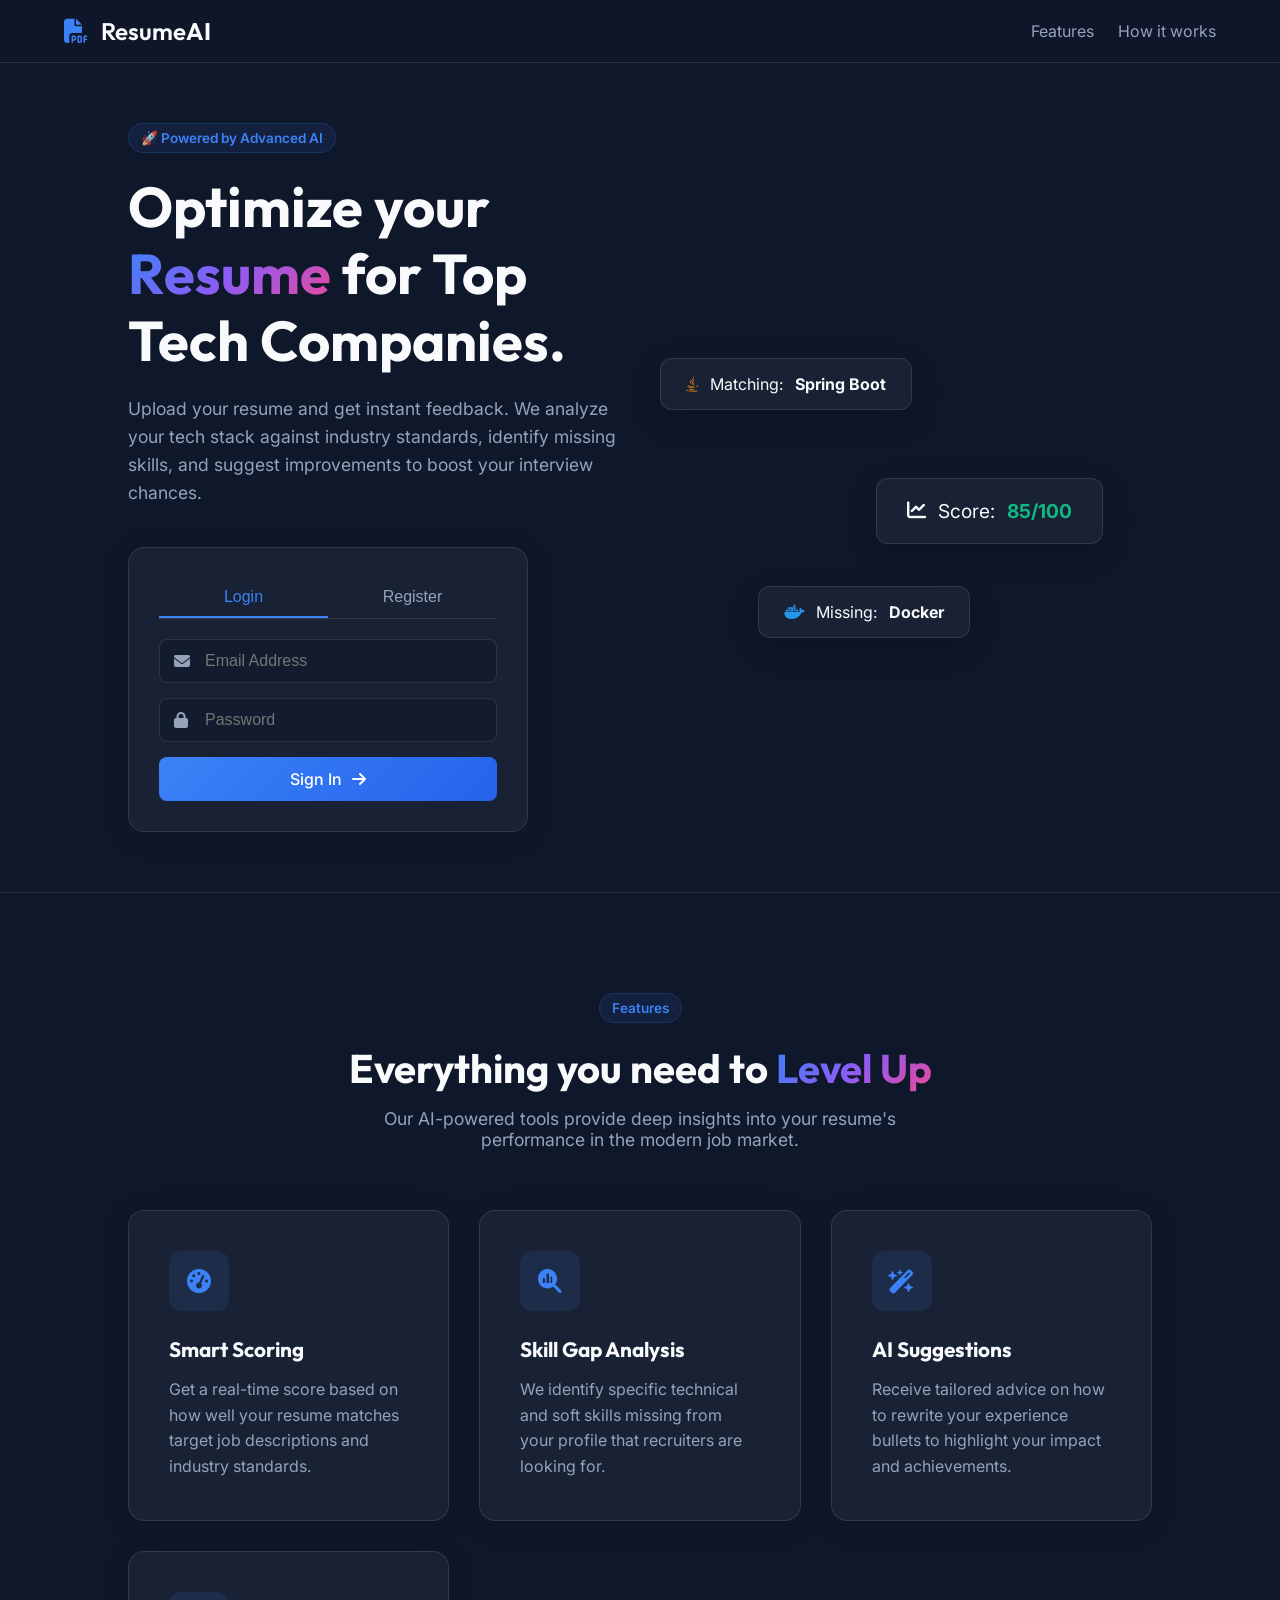
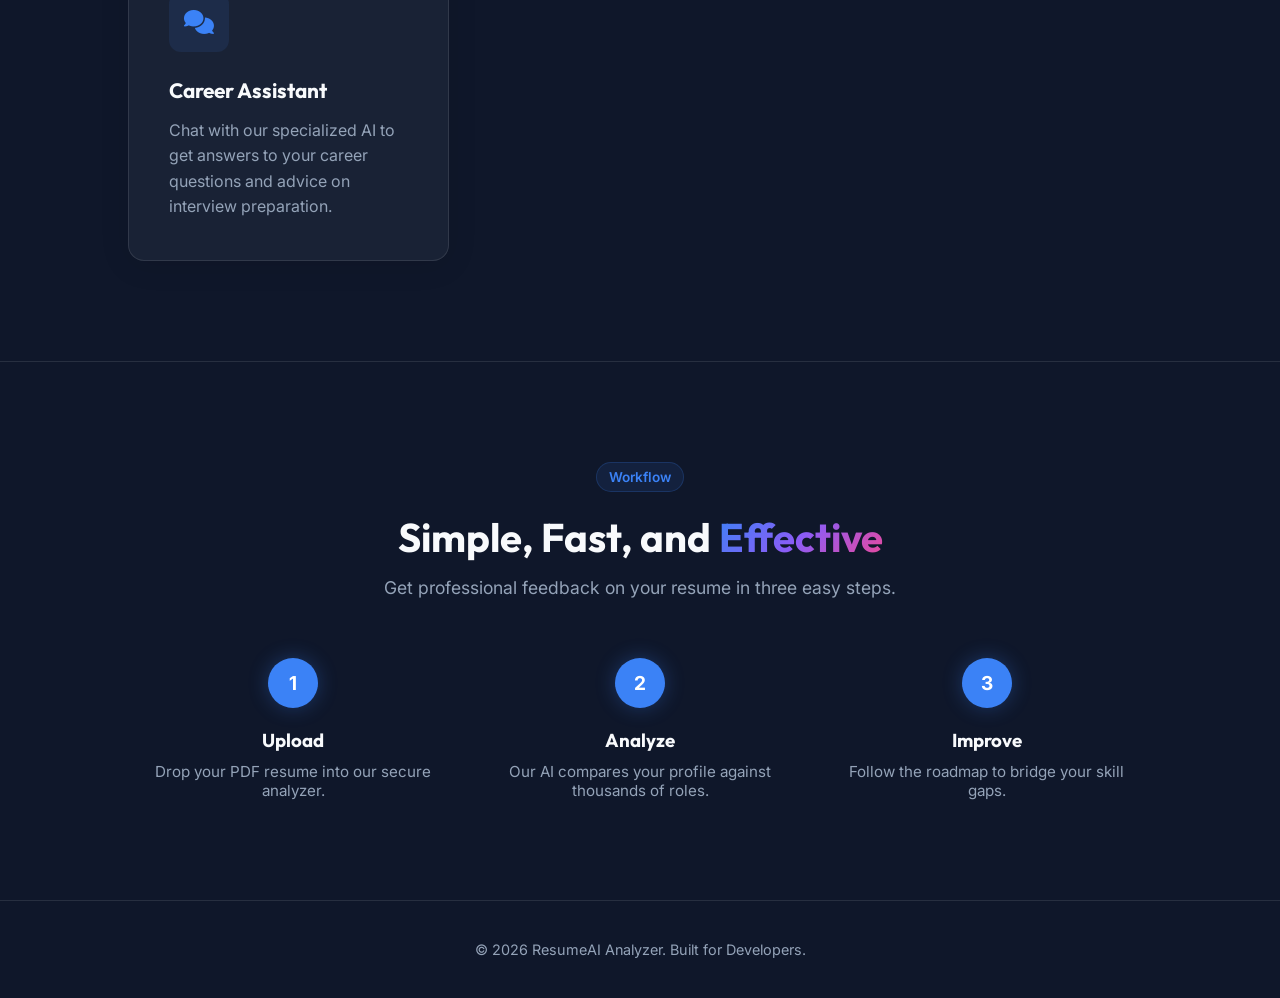
<file: target/classes/static/index.html>
<!DOCTYPE html>
<html lang="en">
<head>
    <meta charset="UTF-8">
    <meta name="viewport" content="width=device-width, initial-scale=1.0">
    <title>AI Resume Analyzer - Next Gen Career Boost</title>
    <meta name="description" content="AI Resume Analyzer for Full Stack Developers. Get scored, find missing skills, and improve your resume.">
    <!-- Google Fonts -->
    <link href="https://fonts.googleapis.com/css2?family=Outfit:wght@300;400;500;600;700&family=Inter:wght@400;500;600&display=swap" rel="stylesheet">
    <!-- Main CSS -->
    <link rel="stylesheet" href="css/styles.css">
    <!-- FontAwesome -->
    <link rel="stylesheet" href="https://cdnjs.cloudflare.com/ajax/libs/font-awesome/6.4.0/css/all.min.css">
</head>
<body>
    
    <nav class="navbar">
        <div class="logo">
            <i class="fa-solid fa-file-pdf"></i> Resume<strong>AI</strong>
        </div>
        <div class="nav-links">
            <a href="#features">Features</a>
            <a href="#how-it-works">How it works</a>
        </div>
    </nav>

    <main class="landing-container">
        <div class="hero-section">
            <div class="badge">🚀 Powered by Advanced AI</div>
            <h1>Optimize your <span class="gradient-text">Resume</span> for Top Tech Companies.</h1>
            <p>Upload your resume and get instant feedback. We analyze your tech stack against industry standards, identify missing skills, and suggest improvements to boost your interview chances.</p>
            
            <div class="auth-container glass-panel">
                <div class="auth-tabs">
                    <button class="tab-btn active" id="tab-login">Login</button>
                    <button class="tab-btn" id="tab-register">Register</button>
                </div>
                
                <!-- Login Form -->
                <form id="login-form" class="auth-form active">
                    <div class="input-group">
                        <i class="fa-solid fa-envelope"></i>
                        <input type="email" id="login-email" placeholder="Email Address" required>
                    </div>
                    <div class="input-group">
                        <i class="fa-solid fa-lock"></i>
                        <input type="password" id="login-password" placeholder="Password" required>
                    </div>
                    <div class="error-text" id="login-error"></div>
                    <button type="submit" class="btn-primary" id="btn-login">
                        <span>Sign In</span>
                        <i class="fa-solid fa-arrow-right"></i>
                    </button>
                </form>

                <!-- Register Form -->
                <form id="register-form" class="auth-form hidden">
                    <div class="input-group">
                        <i class="fa-solid fa-user"></i>
                        <input type="text" id="reg-name" placeholder="Full Name" required>
                    </div>
                    <div class="input-group">
                        <i class="fa-solid fa-envelope"></i>
                        <input type="email" id="reg-email" placeholder="Email Address" required>
                    </div>
                    <div class="input-group">
                        <i class="fa-solid fa-lock"></i>
                        <input type="password" id="reg-password" placeholder="Password (Min 6)" minlength="6" required>
                    </div>
                    <div class="error-text" id="reg-error"></div>
                    <button type="submit" class="btn-primary" id="btn-register">
                        <span>Create Account</span>
                        <i class="fa-solid fa-user-plus"></i>
                    </button>
                </form>
            </div>
        </div>

        <div class="hero-visual">
            <div class="floating-card c1">
                <i class="fa-brands fa-java skill-icon" style="color: #ed8b00;"></i>
                Matching: <strong>Spring Boot</strong>
            </div>
            <div class="floating-card c2">
                <i class="fa-solid fa-chart-line score-icon"></i>
                Score: <strong style="color:#10b981;">85/100</strong>
            </div>
            <div class="floating-card c3">
                <i class="fa-brands fa-docker missing-icon" style="color: #2496ed;"></i>
                Missing: <strong>Docker</strong>
            </div>
        </div>
    </main>
    
    <!-- Features Section -->
    <section id="features" class="section">
        <div class="section-header">
            <div class="badge">Features</div>
            <h2>Everything you need to <span class="gradient-text">Level Up</span></h2>
            <p>Our AI-powered tools provide deep insights into your resume's performance in the modern job market.</p>
        </div>
        
        <div class="features-grid">
            <div class="feature-card glass-panel">
                <div class="feature-icon"><i class="fa-solid fa-gauge-high"></i></div>
                <h3>Smart Scoring</h3>
                <p>Get a real-time score based on how well your resume matches target job descriptions and industry standards.</p>
            </div>
            
            <div class="feature-card glass-panel">
                <div class="feature-icon"><i class="fa-solid fa-magnifying-glass-chart"></i></div>
                <h3>Skill Gap Analysis</h3>
                <p>We identify specific technical and soft skills missing from your profile that recruiters are looking for.</p>
            </div>
            
            <div class="feature-card glass-panel">
                <div class="feature-icon"><i class="fa-solid fa-wand-magic-sparkles"></i></div>
                <h3>AI Suggestions</h3>
                <p>Receive tailored advice on how to rewrite your experience bullets to highlight your impact and achievements.</p>
            </div>
            
            <div class="feature-card glass-panel">
                <div class="feature-icon"><i class="fa-solid fa-comments"></i></div>
                <h3>Career Assistant</h3>
                <p>Chat with our specialized AI to get answers to your career questions and advice on interview preparation.</p>
            </div>
        </div>
    </section>

    <!-- How It Works Section -->
    <section id="how-it-works" class="section">
        <div class="section-header">
            <div class="badge">Workflow</div>
            <h2>Simple, Fast, and <span class="gradient-text">Effective</span></h2>
            <p>Get professional feedback on your resume in three easy steps.</p>
        </div>
        
        <div class="steps-container">
            <div class="step">
                <div class="step-num">1</div>
                <h3>Upload</h3>
                <p>Drop your PDF resume into our secure analyzer.</p>
            </div>
            <div class="step">
                <div class="step-num">2</div>
                <h3>Analyze</h3>
                <p>Our AI compares your profile against thousands of roles.</p>
            </div>
            <div class="step">
                <div class="step-num">3</div>
                <h3>Improve</h3>
                <p>Follow the roadmap to bridge your skill gaps.</p>
            </div>
        </div>
    </section>

    <footer>
        <p>&copy; 2026 ResumeAI Analyzer. Built for Developers.</p>
    </footer>

    <!-- JS Scripts -->
    <script src="js/config.js"></script>
    <script src="js/auth.js"></script>
    <script>
        // Redirect if already logged in
        if (localStorage.getItem('token')) {
            window.location.href = 'dashboard.html';
        }

        // Smooth scrolling for nav links
        document.querySelectorAll('a[href^="#"]').forEach(anchor => {
            anchor.addEventListener('click', function (e) {
                e.preventDefault();
                const targetId = this.getAttribute('href');
                const targetElement = document.querySelector(targetId);
                if (targetElement) {
                    targetElement.scrollIntoView({
                        behavior: 'smooth'
                    });
                }
            });
        });
    </script>
</body>
</html>
</file>
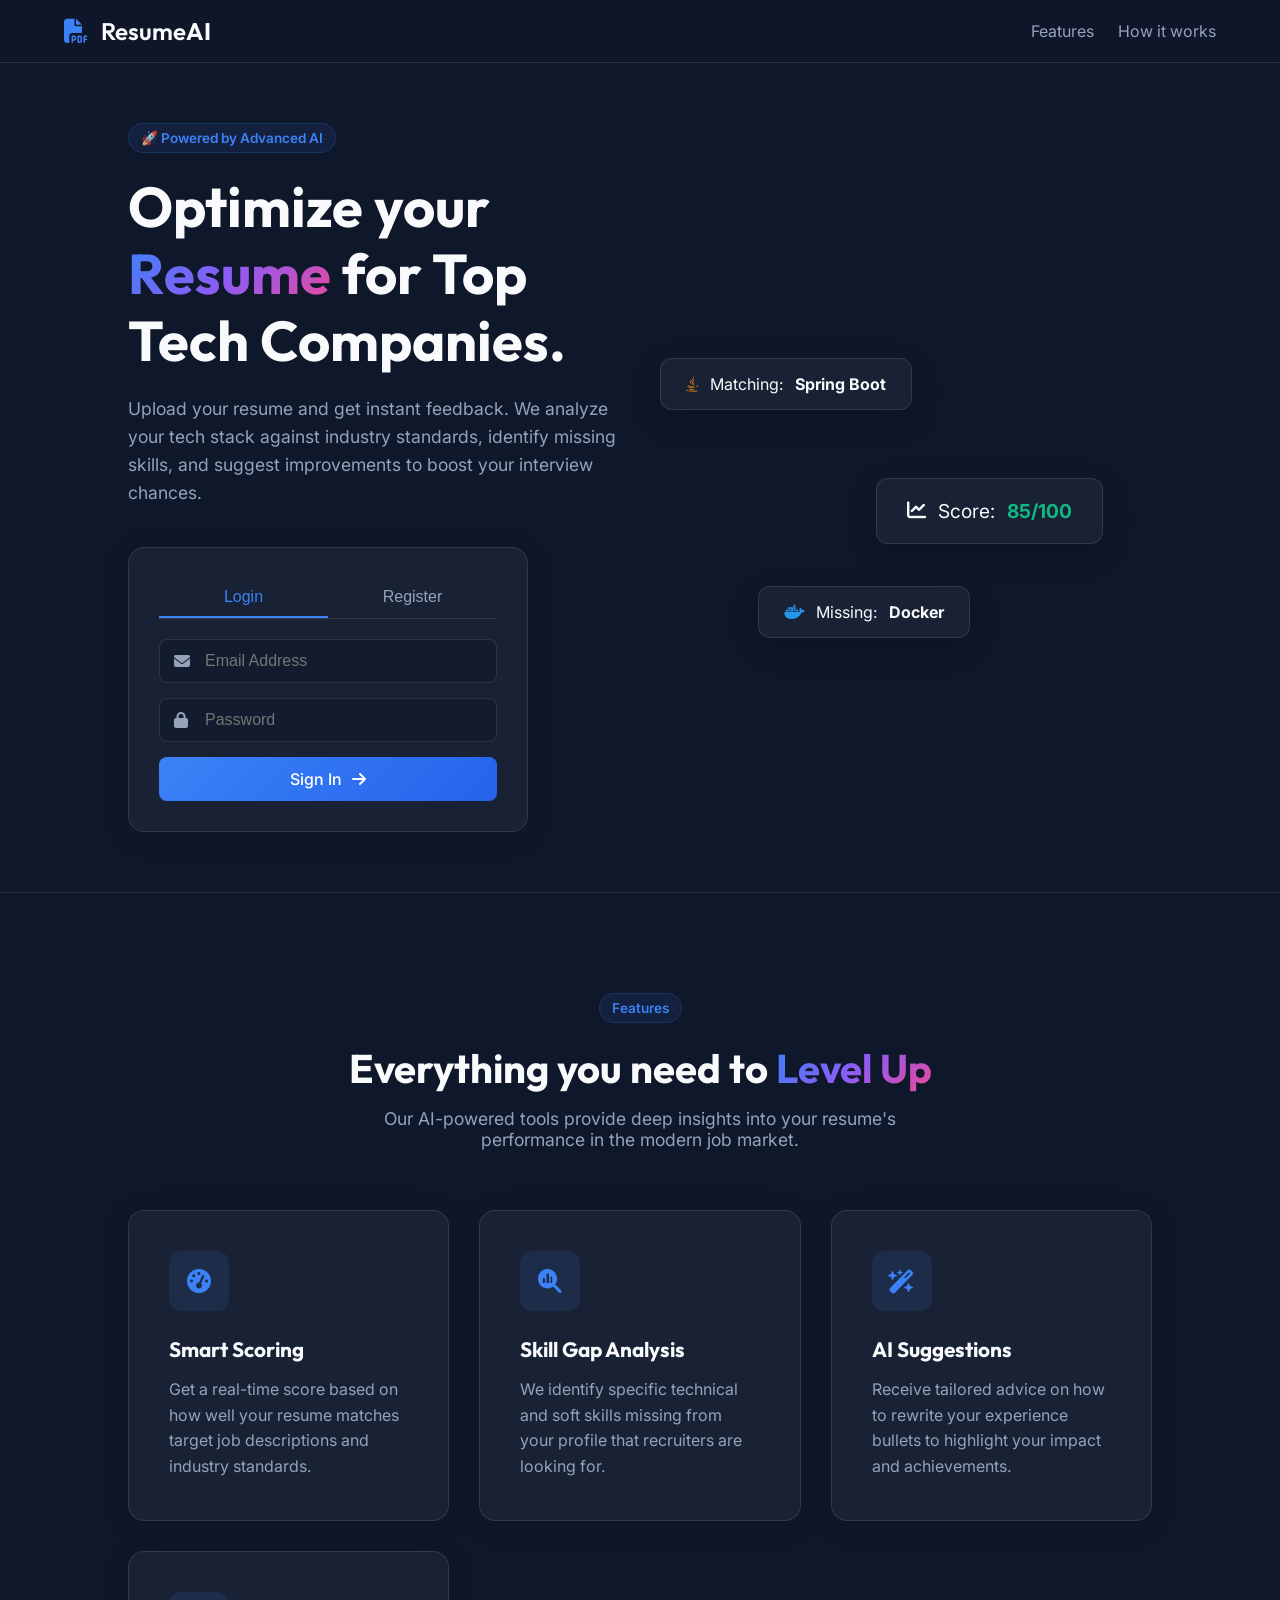
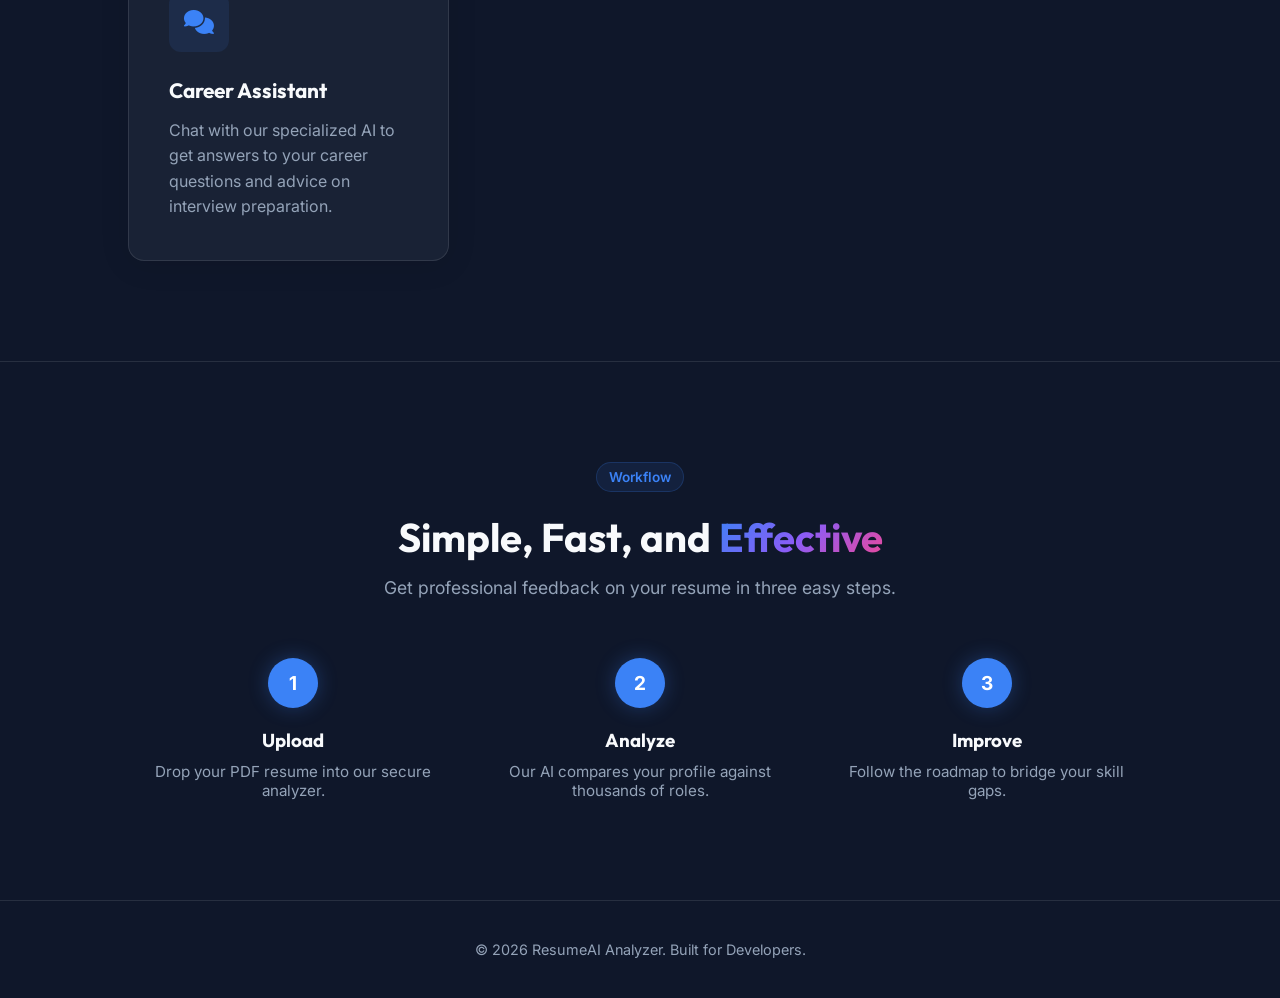
<file: target/classes/static/dashboard.html>
<!DOCTYPE html>
<html lang="en">
<head>
    <meta charset="UTF-8">
    <meta name="viewport" content="width=device-width, initial-scale=1.0">
    <title>Dashboard - AI Resume Analyzer</title>
    <!-- Google Fonts -->
    <link href="https://fonts.googleapis.com/css2?family=Outfit:wght@300;400;500;600;700&family=Inter:wght@400;500;600&display=swap" rel="stylesheet">
    <!-- Main CSS -->
    <link rel="stylesheet" href="css/styles.css">
    <!-- FontAwesome -->
    <link rel="stylesheet" href="https://cdnjs.cloudflare.com/ajax/libs/font-awesome/6.4.0/css/all.min.css">
</head>
<body class="dashboard-body">

    <nav class="navbar dashboard-nav">
        <div class="logo">
            <i class="fa-solid fa-file-pdf"></i> Resume<strong>AI</strong>
        </div>
        <div class="user-menu">
            <span id="user-greeting">Welcome, User</span>
            <button id="btn-logout" class="btn-outline">Logout</button>
        </div>
    </nav>

    <div class="dashboard-container">
        <!-- Sidebar or Side Menu (optional) -->

        <div class="main-content">
            
            <div class="upload-section glass-panel">
                <h2>Upload Your Resume</h2>
                <p>Upload a PDF format resume to get instant AI analysis.</p>
                <div class="drop-zone" id="drop-zone">
                    <i class="fa-solid fa-cloud-arrow-up cloud-icon"></i>
                    <p>Drag & Drop your PDF here or <strong>Click to Browse</strong></p>
                    <input type="file" id="file-input" accept=".pdf" hidden>
                </div>
                <div id="upload-status"></div>
                <button id="btn-analyze" class="btn-primary" disabled>Analyze Resume</button>
            </div>

            <!-- Analysis Results Section (Hidden initially) -->
            <div id="results-section" class="results-section hidden">
                <div class="score-card glass-panel flex-row">
                    <div class="gauge-container">
                        <div class="circular-chart" id="score-chart">
                            <svg viewBox="0 0 36 36" class="circular-chart-svg">
                                <path class="circle-bg"
                                    d="M18 2.0845
                                    a 15.9155 15.9155 0 0 1 0 31.831
                                    a 15.9155 15.9155 0 0 1 0 -31.831"
                                />
                                <path class="circle"
                                    id="score-circle-path"
                                    stroke-dasharray="0, 100"
                                    d="M18 2.0845
                                    a 15.9155 15.9155 0 0 1 0 31.831
                                    a 15.9155 15.9155 0 0 1 0 -31.831"
                                />
                                <text x="18" y="20.35" class="percentage" id="score-text">0%</text>
                            </svg>
                        </div>
                        <h3>Overall Score</h3>
                    </div>

                    <div class="category-scores">
                        <h3>Category Performance</h3>
                        <div id="category-bars-container">
                            <!-- Injected dynamically via JS -->
                        </div>
                    </div>
                </div>

                <div class="details-grid">
                    <div class="card glass-panel matched-skills">
                        <h3><i class="fa-solid fa-check-circle" style="color: #10b981;"></i> Matched Skills</h3>
                        <div class="chip-container" id="matched-chips"></div>
                    </div>

                    <div class="card glass-panel missing-skills">
                        <h3><i class="fa-solid fa-triangle-exclamation" style="color: #ef4444;"></i> Missing Skills</h3>
                        <div class="chip-container" id="missing-chips"></div>
                    </div>

                    <div class="card glass-panel suggestions">
                        <h3><i class="fa-solid fa-lightbulb" style="color: #eab308;"></i> Improvement Suggestions</h3>
                        <ul id="suggestions-list" class="suggestions-list">
                            <!-- Let JS populate -->
                        </ul>
                    </div>
                </div>
            </div>

        </div>
    </div>

    <!-- AI Chat Widget -->
    <div id="chat-widget" class="chat-widget">
        <div class="chat-header">
            <div class="chat-title">
                <i class="fa-solid fa-robot"></i> AI Assistant
            </div>
            <button id="close-chat" class="icon-btn"><i class="fa-solid fa-xmark"></i></button>
        </div>
        <div class="chat-body" id="chat-msgs">
            <div class="msg ai">Hi! I'm your AI Resume Assistant. After you upload a resume, you can ask me how to improve it, what skills are missing, or about your score!</div>
        </div>
        <div class="chat-input-area">
            <input type="text" id="chat-input" placeholder="Ask about your skills, score...">
            <button id="send-chat" class="icon-btn send-btn"><i class="fa-solid fa-paper-plane"></i></button>
        </div>
    </div>

    <!-- Floating Chat Button -->
    <button id="btn-toggle-chat" class="floating-chat-btn">
        <i class="fa-solid fa-message"></i>
    </button>

    <!-- JS Scripts -->
    <script src="js/config.js"></script>
    <script src="js/app.js"></script>
</body>
</html>
</file>
<file: target/classes/static/css/styles.css>
:root {
    --bg-dark: #0f172a;
    --bg-panel: rgba(30, 41, 59, 0.7);
    --text-primary: #f8fafc;
    --text-secondary: #94a3b8;
    --primary-color: #3b82f6;
    --primary-hover: #2563eb;
    --success: #10b981;
    --danger: #ef4444;
    --warning: #eab308;
    --border-color: rgba(255, 255, 255, 0.1);
    
    --font-heading: 'Outfit', sans-serif;
    --font-body: 'Inter', sans-serif;
}

* {
    box-sizing: border-box;
    margin: 0;
    padding: 0;
}

body {
    background-color: var(--bg-dark);
    color: var(--text-primary);
    font-family: var(--font-body);
    min-height: 100vh;
    overflow-x: hidden;
}

h1, h2, h3, h4, h5, h6 {
    font-family: var(--font-heading);
}

.gradient-text {
    background: linear-gradient(135deg, #3b82f6, #8b5cf6, #ec4899);
    -webkit-background-clip: text;
    background-clip: text;
    -webkit-text-fill-color: transparent;
}

/* Glassmorphism */
.glass-panel {
    background: var(--bg-panel);
    backdrop-filter: blur(12px);
    -webkit-backdrop-filter: blur(12px);
    border: 1px solid var(--border-color);
    border-radius: 16px;
    box-shadow: 0 4px 30px rgba(0, 0, 0, 0.1);
}

/* Navigation */
.navbar {
    display: flex;
    justify-content: space-between;
    align-items: center;
    padding: 1rem 5%;
    background: rgba(15, 23, 42, 0.8);
    backdrop-filter: blur(8px);
    border-bottom: 1px solid var(--border-color);
    position: sticky;
    top: 0;
    z-index: 100;
}

.logo {
    font-size: 1.5rem;
    font-weight: 600;
    font-family: var(--font-heading);
    color: var(--text-primary);
}

.logo i {
    color: var(--primary-color);
    margin-right: 8px;
}

.nav-links a {
    color: var(--text-secondary);
    text-decoration: none;
    margin-left: 20px;
    transition: color 0.3s;
}

.nav-links a:hover {
    color: var(--text-primary);
}

/* Buttons */
.btn-primary {
    background: linear-gradient(135deg, var(--primary-color), #2563eb);
    color: white;
    border: none;
    padding: 12px 24px;
    border-radius: 8px;
    font-weight: 500;
    font-family: var(--font-body);
    font-size: 1rem;
    cursor: pointer;
    transition: all 0.3s ease;
    display: flex;
    align-items: center;
    justify-content: center;
    gap: 10px;
    width: 100%;
}

.btn-primary:hover:not(:disabled) {
    transform: translateY(-2px);
    box-shadow: 0 4px 15px rgba(59, 130, 246, 0.4);
}

.btn-primary:disabled {
    background: var(--text-secondary);
    cursor: not-allowed;
    opacity: 0.6;
}

.btn-outline {
    background: transparent;
    color: var(--text-primary);
    border: 1px solid var(--border-color);
    padding: 8px 16px;
    border-radius: 6px;
    cursor: pointer;
    transition: all 0.2s ease;
}

.btn-outline:hover {
    background: rgba(255, 255, 255, 0.05);
}

/* Landing Page */
.landing-container {
    display: grid;
    grid-template-columns: 1fr 1fr;
    gap: 40px;
    padding: 60px 10%;
    align-items: center;
    min-height: calc(100vh - 80px);
}

.hero-section h1 {
    font-size: 3.5rem;
    line-height: 1.2;
    margin-bottom: 20px;
}

.hero-section p {
    font-size: 1.1rem;
    color: var(--text-secondary);
    line-height: 1.6;
    margin-bottom: 40px;
}

.badge {
    display: inline-block;
    padding: 6px 12px;
    background: rgba(59, 130, 246, 0.1);
    color: var(--primary-color);
    border-radius: 20px;
    font-size: 0.85rem;
    font-weight: 600;
    margin-bottom: 20px;
    border: 1px solid rgba(59, 130, 246, 0.2);
}

/* Auth Cards */
.auth-container {
    padding: 30px;
    max-width: 400px;
}

.auth-tabs {
    display: flex;
    margin-bottom: 20px;
    border-bottom: 1px solid var(--border-color);
}

.tab-btn {
    flex: 1;
    background: none;
    border: none;
    color: var(--text-secondary);
    padding: 10px;
    font-size: 1rem;
    font-weight: 500;
    cursor: pointer;
    border-bottom: 2px solid transparent;
    transition: all 0.2s;
}

.tab-btn.active {
    color: var(--primary-color);
    border-bottom: 2px solid var(--primary-color);
}

.auth-form {
    display: none;
    flex-direction: column;
    gap: 15px;
}

.auth-form.active {
    display: flex;
}

.input-group {
    position: relative;
    display: flex;
    align-items: center;
}

.input-group i {
    position: absolute;
    left: 15px;
    color: var(--text-secondary);
}

.input-group input {
    width: 100%;
    background: rgba(15, 23, 42, 0.5);
    border: 1px solid var(--border-color);
    color: white;
    padding: 12px 12px 12px 45px;
    border-radius: 8px;
    font-size: 1rem;
    outline: none;
    transition: border-color 0.2s;
}

.input-group input:focus {
    border-color: var(--primary-color);
}

.error-text {
    color: var(--danger);
    font-size: 0.85rem;
    display: none;
}

/* Hero Visual Animation */
.hero-visual {
    position: relative;
    height: 400px;
}

.floating-card {
    position: absolute;
    background: var(--bg-panel);
    border: 1px solid var(--border-color);
    padding: 15px 25px;
    border-radius: 12px;
    display: flex;
    align-items: center;
    gap: 12px;
    box-shadow: 0 10px 30px rgba(0,0,0,0.2);
    animation: float 6s ease-in-out infinite;
}

.c1 { top: 20%; left: 0%; animation-delay: 0s; }
.c2 { top: 50%; right: 10%; animation-delay: 1s; padding: 20px 30px; font-size: 1.2rem;}
.c3 { bottom: 10%; left: 20%; animation-delay: 2s; }

@keyframes float {
    0% { transform: translateY(0px); }
    50% { transform: translateY(-15px); }
    100% { transform: translateY(0px); }
}

/* Landing Page Sections (Features & How It Works) */
.section {
    padding: 100px 10%;
    border-top: 1px solid var(--border-color);
}

.section-header {
    text-align: center;
    margin-bottom: 60px;
}

.section-header h2 {
    font-size: 2.5rem;
    margin-bottom: 15px;
}

.section-header p {
    color: var(--text-secondary);
    font-size: 1.1rem;
    max-width: 600px;
    margin: 0 auto;
}

/* Features Grid */
.features-grid {
    display: grid;
    grid-template-columns: repeat(auto-fit, minmax(280px, 1fr));
    gap: 30px;
}

.feature-card {
    padding: 40px;
    text-align: left;
    transition: all 0.3s cubic-bezier(0.4, 0, 0.2, 1);
}

.feature-card:hover {
    transform: translateY(-10px);
    border-color: var(--primary-color);
    background: rgba(59, 130, 246, 0.05);
}

.feature-icon {
    width: 60px;
    height: 60px;
    border-radius: 12px;
    background: rgba(59, 130, 246, 0.1);
    color: var(--primary-color);
    display: flex;
    align-items: center;
    justify-content: center;
    font-size: 1.5rem;
    margin-bottom: 25px;
}

.feature-card h3 {
    font-size: 1.3rem;
    margin-bottom: 15px;
}

.feature-card p {
    color: var(--text-secondary);
    line-height: 1.6;
}

/* How It Works Steps */
.steps-container {
    display: flex;
    justify-content: space-between;
    gap: 40px;
    position: relative;
    max-width: 1000px;
    margin: 0 auto;
}

.step {
    flex: 1;
    text-align: center;
    position: relative;
}

.step-num {
    width: 50px;
    height: 50px;
    border-radius: 50%;
    background: var(--primary-color);
    color: white;
    display: flex;
    align-items: center;
    justify-content: center;
    font-weight: 700;
    font-size: 1.2rem;
    margin: 0 auto 20px;
    box-shadow: 0 0 20px rgba(59, 130, 246, 0.3);
}

.step h3 {
    margin-bottom: 10px;
}

.step p {
    color: var(--text-secondary);
    font-size: 0.95rem;
}

footer {
    padding: 40px 10%;
    border-top: 1px solid var(--border-color);
    text-align: center;
    color: var(--text-secondary);
    font-size: 0.9rem;
}

@media (max-width: 900px) {
    .steps-container {
        flex-direction: column;
        align-items: center;
    }
    .step {
        max-width: 300px;
    }
}

/* Dashboard */
.dashboard-container {
    padding: 40px 5%;
    max-width: 1200px;
    margin: 0 auto;
}

.upload-section {
    padding: 40px;
    text-align: center;
    margin-bottom: 30px;
}

.upload-section h2 {
    margin-bottom: 10px;
}

.upload-section p {
    color: var(--text-secondary);
    margin-bottom: 20px;
}

.drop-zone {
    border: 2px dashed var(--primary-color);
    border-radius: 12px;
    padding: 40px 20px;
    background: rgba(59, 130, 246, 0.05);
    cursor: pointer;
    transition: all 0.3s;
    margin-bottom: 20px;
}

.drop-zone:hover {
    background: rgba(59, 130, 246, 0.1);
}

.cloud-icon {
    font-size: 3rem;
    color: var(--primary-color);
    margin-bottom: 15px;
}

#upload-status {
    margin-bottom: 20px;
    font-size: 0.9rem;
}

.hidden { display: none !important; }

/* Dashboard Results */
.results-section {
    animation: fadeIn 0.5s ease;
}

@keyframes fadeIn {
    from { opacity: 0; transform: translateY(20px); }
    to { opacity: 1; transform: translateY(0); }
}

.score-card {
    padding: 30px;
    margin-bottom: 30px;
    display: flex;
    gap: 40px;
    align-items: center;
}

/* Circular Progress Chart */
.gauge-container {
    text-align: center;
    width: 200px;
}

.circular-chart {
    display: block;
    margin: 0 auto;
    max-width: 80%;
    max-height: 250px;
}

.circle-bg {
    fill: none;
    stroke: rgba(255, 255, 255, 0.1);
    stroke-width: 3.8;
}

.circle {
    fill: none;
    stroke-width: 2.8;
    stroke-linecap: round;
    transition: stroke-dasharray 1.5s ease-out;
    stroke: var(--success); /* Default, updated via JS */
}

.percentage {
    fill: white;
    font-family: var(--font-heading);
    font-size: 0.5em;
    text-anchor: middle;
    font-weight: 700;
}

.category-scores {
    flex: 1;
}

.category-scores h3 {
    margin-bottom: 20px;
}

.bar-container {
    margin-bottom: 15px;
}

.bar-label {
    display: flex;
    justify-content: space-between;
    margin-bottom: 5px;
    font-size: 0.9rem;
    text-transform: capitalize;
}

.bar-bg {
    width: 100%;
    height: 8px;
    background: rgba(255, 255, 255, 0.1);
    border-radius: 4px;
    overflow: hidden;
}

.bar-fill {
    height: 100%;
    background: var(--primary-color);
    border-radius: 4px;
    width: 0%;
    transition: width 1.5s ease-out;
}

.details-grid {
    display: grid;
    grid-template-columns: 1fr 1fr;
    gap: 20px;
}

.card {
    padding: 25px;
}

.card h3 {
    margin-bottom: 20px;
    display: flex;
    align-items: center;
    gap: 10px;
}

.suggestions {
    grid-column: 1 / -1;
}

/* Chips */
.chip-container {
    display: flex;
    flex-wrap: wrap;
    gap: 10px;
}

.chip {
    padding: 6px 14px;
    border-radius: 20px;
    font-size: 0.9rem;
    background: rgba(255, 255, 255, 0.05);
    border: 1px solid;
    text-transform: capitalize;
}

.chip.matched { border-color: var(--success); color: var(--success); }
.chip.missing { border-color: var(--danger); color: var(--danger); }

.suggestions-list {
    list-style-type: none;
}

.suggestions-list li {
    padding: 12px 15px;
    background: rgba(234, 179, 8, 0.1);
    border-left: 4px solid var(--warning);
    margin-bottom: 10px;
    border-radius: 0 6px 6px 0;
}

/* AI Chat Widget */
.floating-chat-btn {
    position: fixed;
    bottom: 30px;
    right: 30px;
    width: 60px;
    height: 60px;
    border-radius: 50%;
    background: linear-gradient(135deg, var(--primary-color), #8b5cf6);
    color: white;
    border: none;
    font-size: 1.5rem;
    cursor: pointer;
    box-shadow: 0 5px 20px rgba(59, 130, 246, 0.4);
    z-index: 1000;
    transition: transform 0.3s cubic-bezier(0.175, 0.885, 0.32, 1.275);
}

.floating-chat-btn:hover {
    transform: scale(1.1);
}

.chat-widget {
    position: fixed;
    bottom: 100px;
    right: 30px;
    width: 350px;
    height: 500px;
    background: var(--bg-dark);
    border: 1px solid var(--border-color);
    border-radius: 16px;
    box-shadow: 0 10px 40px rgba(0,0,0,0.5);
    z-index: 1000;
    display: flex;
    flex-direction: column;
    overflow: hidden;
    transform: translateY(20px);
    opacity: 0;
    pointer-events: none;
    transition: all 0.3s ease;
}

.chat-widget.active {
    transform: translateY(0);
    opacity: 1;
    pointer-events: all;
}

.chat-header {
    background: rgba(59, 130, 246, 0.1);
    padding: 15px 20px;
    display: flex;
    justify-content: space-between;
    align-items: center;
    border-bottom: 1px solid var(--border-color);
}

.chat-title {
    font-weight: 600;
    color: white;
}

.chat-title i {
    color: var(--primary-color);
    margin-right: 8px;
}

.icon-btn {
    background: none;
    border: none;
    color: var(--text-secondary);
    cursor: pointer;
    font-size: 1.1rem;
    transition: color 0.2s;
}

.icon-btn:hover { color: white; }

.chat-body {
    flex: 1;
    padding: 20px;
    overflow-y: auto;
    display: flex;
    flex-direction: column;
    gap: 15px;
}

.msg {
    max-width: 85%;
    padding: 10px 14px;
    border-radius: 12px;
    font-size: 0.95rem;
    line-height: 1.4;
}

.msg.ai {
    background: rgba(59, 130, 246, 0.15);
    color: white;
    border-bottom-left-radius: 4px;
    align-self: flex-start;
}

.msg.user {
    background: var(--primary-color);
    color: white;
    border-bottom-right-radius: 4px;
    align-self: flex-end;
}

.chat-input-area {
    padding: 15px;
    border-top: 1px solid var(--border-color);
    display: flex;
    gap: 10px;
}

.chat-input-area input {
    flex: 1;
    background: rgba(15, 23, 42, 0.5);
    border: 1px solid var(--border-color);
    color: white;
    padding: 10px 15px;
    border-radius: 20px;
    outline: none;
}

.chat-input-area input:focus {
    border-color: var(--primary-color);
}

.send-btn {
    width: 40px;
    height: 40px;
    border-radius: 50%;
    background: var(--primary-color);
    color: white;
    display: flex;
    align-items: center;
    justify-content: center;
}

.send-btn:hover {
    background: var(--primary-hover);
}

/* Loading Dots for AI */
.typing {
    display: flex;
    gap: 4px;
    padding: 10px 14px;
    align-items: center;
}

.dot {
    width: 6px;
    height: 6px;
    background: var(--text-secondary);
    border-radius: 50%;
    animation: typing 1.4s infinite ease-in-out both;
}

.dot:nth-child(1) { animation-delay: -0.32s; }
.dot:nth-child(2) { animation-delay: -0.16s; }

@keyframes typing {
    0%, 80%, 100% { transform: scale(0); }
    40% { transform: scale(1); }
}

@media (max-width: 768px) {
    .landing-container {
        grid-template-columns: 1fr;
    }
    .hero-visual { display: none; }
    .details-grid { grid-template-columns: 1fr; }
    .score-card { flex-direction: column; }
}
</file>
